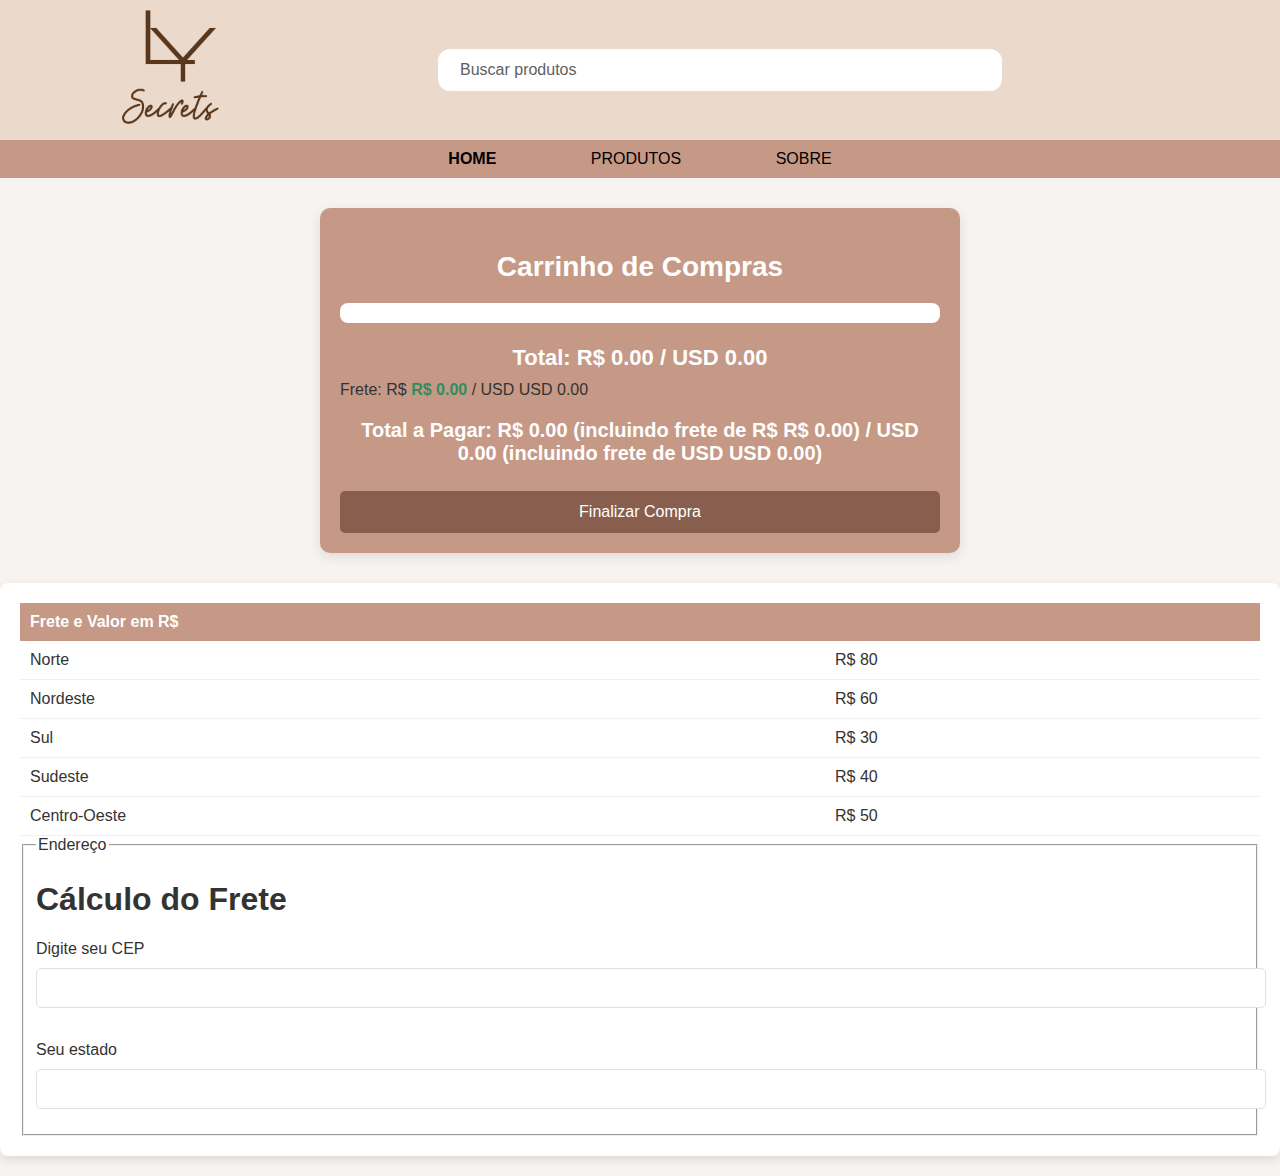
<file: carrinho.html>
<!DOCTYPE html>
<html lang="pt-br">
<head>
    <meta charset="UTF-8">
    <meta http-equiv="X-UA-Compatible" content="IE=edge">
    <meta name="viewport" content="width=device-width, initial-scale=1.0">
    <title>Carrinho de Compras</title>
    <link rel="stylesheet" href="style3.css">
</head>
<body>

    <div id="area-cabecalho">
        <div>
            <img id="area-logo" src="imagens/logo.png" alt="">
        </div>
        <div class="search-container">
            <input type="text" class="search-input" placeholder="Buscar produtos">
        </div>
        <div class="icones">
        </div>
    </div>

    
    <div id="area-links">
        <div >
            <a id="links" href="index.html">HOME </a>
            <a href="produtos.html">PRODUTOS </a>
            <a href="sobre.html">SOBRE </a>
        </div>
    </div>
    <div id="carrinho">
        <h2>Carrinho de Compras</h2>
        <div id="produtosCarrinho"></div>
        <h3>Total: R$ <span id="totalCarrinho">0.00</span> / USD <span id="totalCarrinhoUSD">0.00</span></h3>
        <div>
            <label>Frete:</label> R$ <span id="valorFrete">R$ 0.00</span> / USD <span id="valorFreteUSD">0.00</span>
        </div>
        <h4>Total a Pagar: R$ <span id="totalFinal">0.00</span> (incluindo frete de R$ <span id="freteExplicacao">R$ 0.00</span>) / USD <span id="totalFinalUSD">0.00</span> (incluindo frete de USD <span id="freteExplicacaoUSD">0.00</span>)</h4>
        <button id="finalizarCompra">Finalizar Compra</button>
    </div>

    <div id="frete">
        <table>
            <thead>
                <tr>
                    <th colspan="2">Frete e Valor em R$</th>
                </tr>
            </thead>
            <tbody>
                <tr>
                    <td class="regiões">Norte</td>
                    <td>R$ 80</td>
                </tr>
                <tr>
                    <td class="regiões">Nordeste</td>
                    <td>R$ 60</td>
                </tr>
                <tr>
                    <td class="regiões">Sul</td>
                    <td>R$ 30</td>
                </tr>
                <tr>
                    <td class="regiões">Sudeste</td>
                    <td>R$ 40</td>
                </tr>
                <tr>
                    <td class="regiões">Centro-Oeste</td>
                    <td>R$ 50</td>
                </tr>
            </tbody>
        </table>
    
        <fieldset>
            <legend>Endereço</legend>
            <h1>Cálculo do Frete</h1>
            <label>Digite seu CEP</label>
            <input type="text" id="cep" autocomplete="off"> <br><br>
            <label>Seu estado</label> <br>
            <input type="text" id="regiao" readonly>
        </fieldset>
    </div>

    <script>
        // Taxa de câmbio de Real para Dólar (ajustar conforme necessário)
        const taxaCambio = 5.3; // 1 USD = 5.3 BRL

        // Função para atualizar o carrinho na página
        function atualizarCarrinho() {
            const carrinho = JSON.parse(localStorage.getItem('carrinho')) || [];
            const produtosCarrinho = document.getElementById('produtosCarrinho');
            produtosCarrinho.innerHTML = ''; // Limpar carrinho

            let total = 0;

            carrinho.forEach((produto, index) => {
                const div = document.createElement('div');
                div.innerHTML = `
                    <p>${produto.nome} - R$ ${produto.preco.toFixed(2)} / USD ${(produto.preco / taxaCambio).toFixed(2)}</p>
                    <button onclick="removerItem(${index})">Remover</button>
                `;
                produtosCarrinho.appendChild(div);
                total += produto.preco;
            });

            // Atualiza o total dos produtos no carrinho
            document.getElementById('totalCarrinho').textContent = total.toFixed(2);
            document.getElementById('totalCarrinhoUSD').textContent = (total / taxaCambio).toFixed(2);
            calcularTotal(total); // Chama a função para recalcular o total com frete
        }

        // Função para remover um item do carrinho
        function removerItem(index) {
            let carrinho = JSON.parse(localStorage.getItem('carrinho')) || [];
            carrinho.splice(index, 1); // Remove o item da posição indicada
            localStorage.setItem('carrinho', JSON.stringify(carrinho)); // Atualiza o carrinho
            atualizarCarrinho(); // Atualiza a lista do carrinho na página
        }

        // Função para calcular o total (produto + frete)
        function calcularTotal(produtoTotal) {
            const totalComFrete = produtoTotal + frete;
            const totalComFreteUSD = totalComFrete / taxaCambio;

            document.getElementById("totalFinal").textContent = totalComFrete.toFixed(2);
            document.getElementById("totalFinalUSD").textContent = totalComFreteUSD.toFixed(2);

            document.getElementById("freteExplicacao").textContent = `R$ ${frete.toFixed(2)}`;
            document.getElementById("freteExplicacaoUSD").textContent = `USD ${(frete / taxaCambio).toFixed(2)}`;

            document.getElementById("valorFrete").textContent = `R$ ${frete.toFixed(2)}`;
            document.getElementById("valorFreteUSD").textContent = `USD ${(frete / taxaCambio).toFixed(2)}`;
        }

        // Tabela de frete baseada na região
        const fretesPorRegiao = {
            "Norte": 80,
            "Nordeste": 60,
            "Sul": 30,
            "Sudeste": 40,
            "Centro-Oeste": 50
        };

        // Preenche a região e calcula o frete automaticamente
        const preencherFormulario = (endereco) => {
            const regiaoInput = document.getElementById("regiao");
            const regiao = endereco.regiao; // A API já retorna a região correta
            regiaoInput.value = regiao; // Exibe a região no input

            // Define o frete com base na tabela
            frete = fretesPorRegiao[regiao] || 0; // Se não encontrar, assume 0
            
            // Recalcula o total do produto + frete
            const produtoTotal = parseFloat(document.getElementById('totalCarrinho').textContent);
            calcularTotal(produtoTotal);
        };

        // Verifica se o CEP tem 8 dígitos
        const cepValido = (cep) => cep.length === 8;

        // Busca a API ViaCEP para obter a região
        const pesquisarCep = async () => {
            const cep = document.getElementById("cep").value;
            const url = `https://viacep.com.br/ws/${cep}/json/`;

            if (cepValido(cep)) {
                try {
                    const dados = await fetch(url);
                    const endereco = await dados.json();
                    if (!endereco.erro) {
                        preencherFormulario(endereco);
                    } else {
                        alert("CEP inválido!");
                    }
                } catch (error) {
                    console.error("Erro ao buscar o CEP:", error);
                }
            } else {
                alert("CEP inválido! Digite 8 números.");
            }
        };

        // Evento para buscar o CEP ao perder o foco do campo
        document.getElementById("cep").addEventListener("focusout", pesquisarCep);

        // Variáveis globais para armazenar preço do produto e frete
        let preco = 0;
        let frete = 0;

        // Mapeia os botões para definir o preço corretamente
        document.querySelectorAll(".preco").forEach((button, index) => {
            button.addEventListener("click", () => {
                const precos = [439.99, 1023.41, 151.99]; // Lista de preços
                preco = precos[index]; // Define o preço baseado no botão clicado
                calcularTotal(preco); // Atualiza o total após escolher um produto
            });
        });

        // Inicializa o carrinho ao carregar a página
        window.onload = atualizarCarrinho;
    </script>
</body>
</html>
</file>
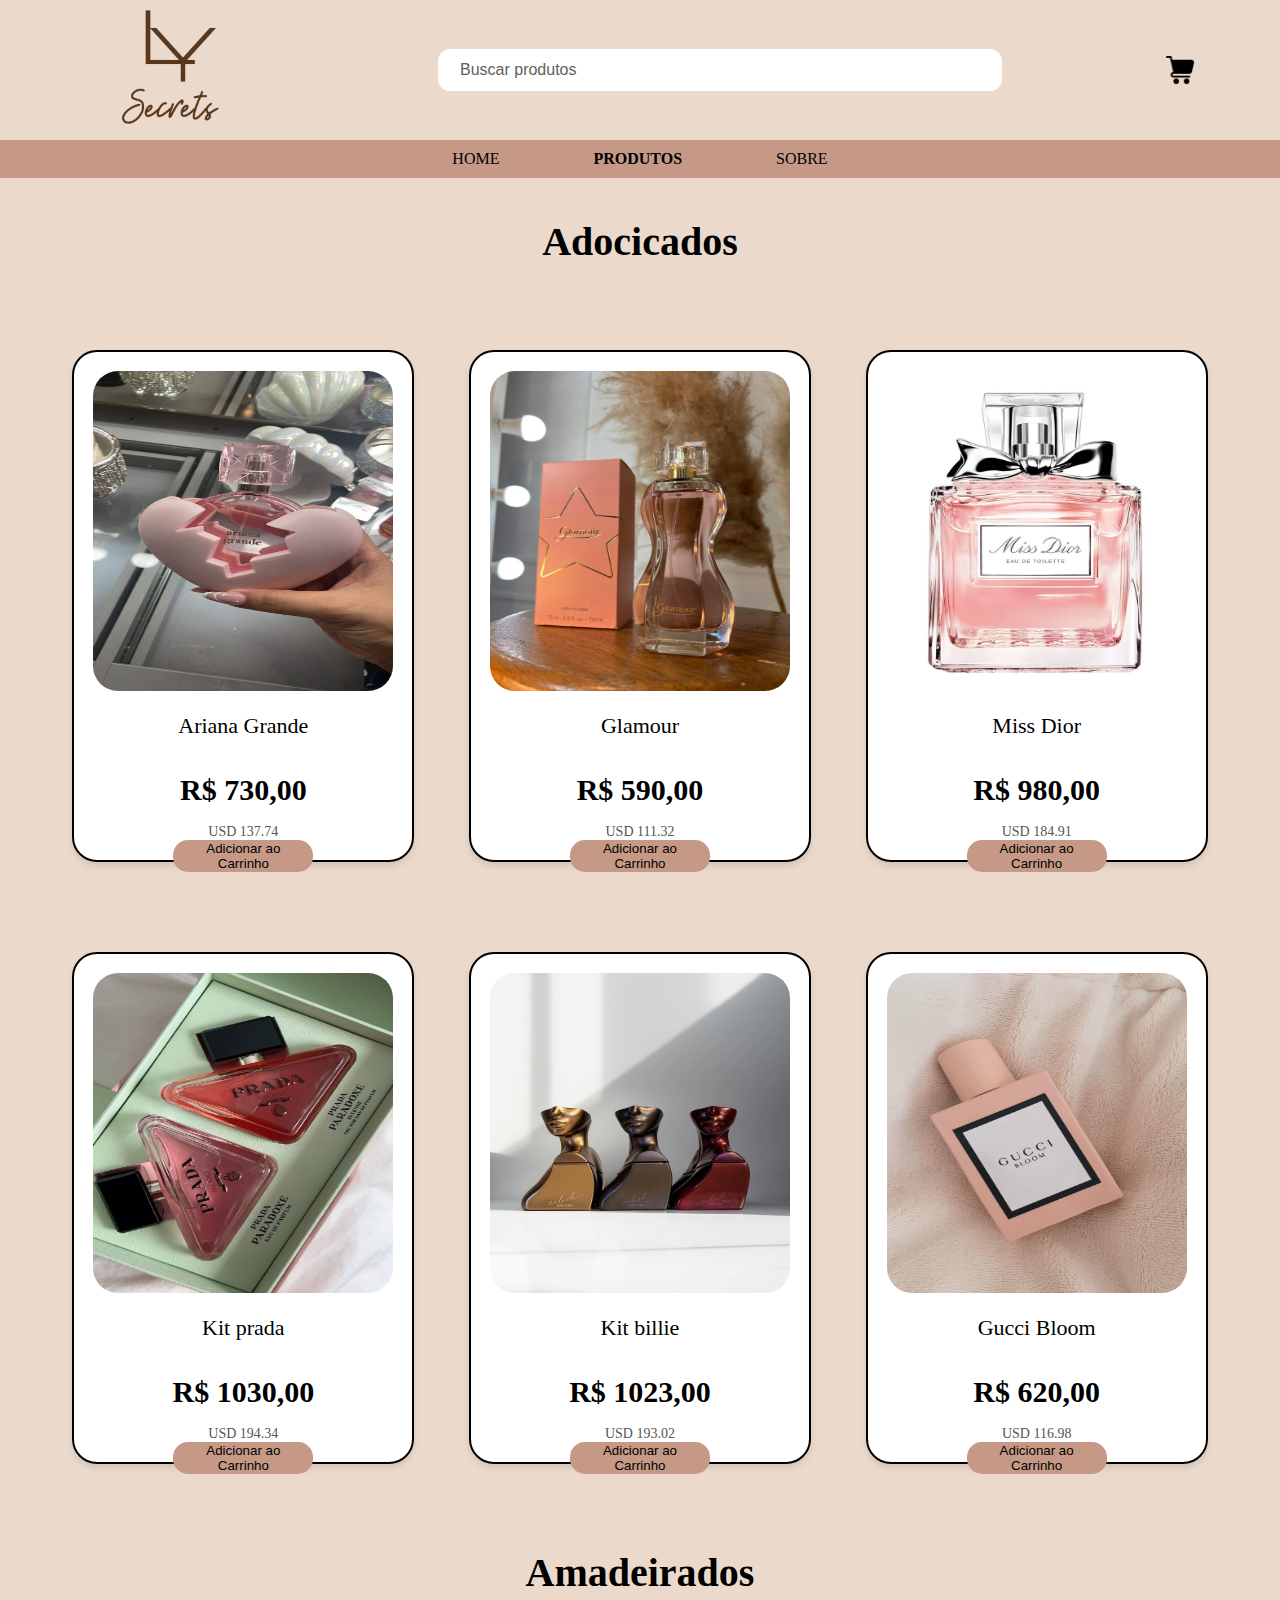
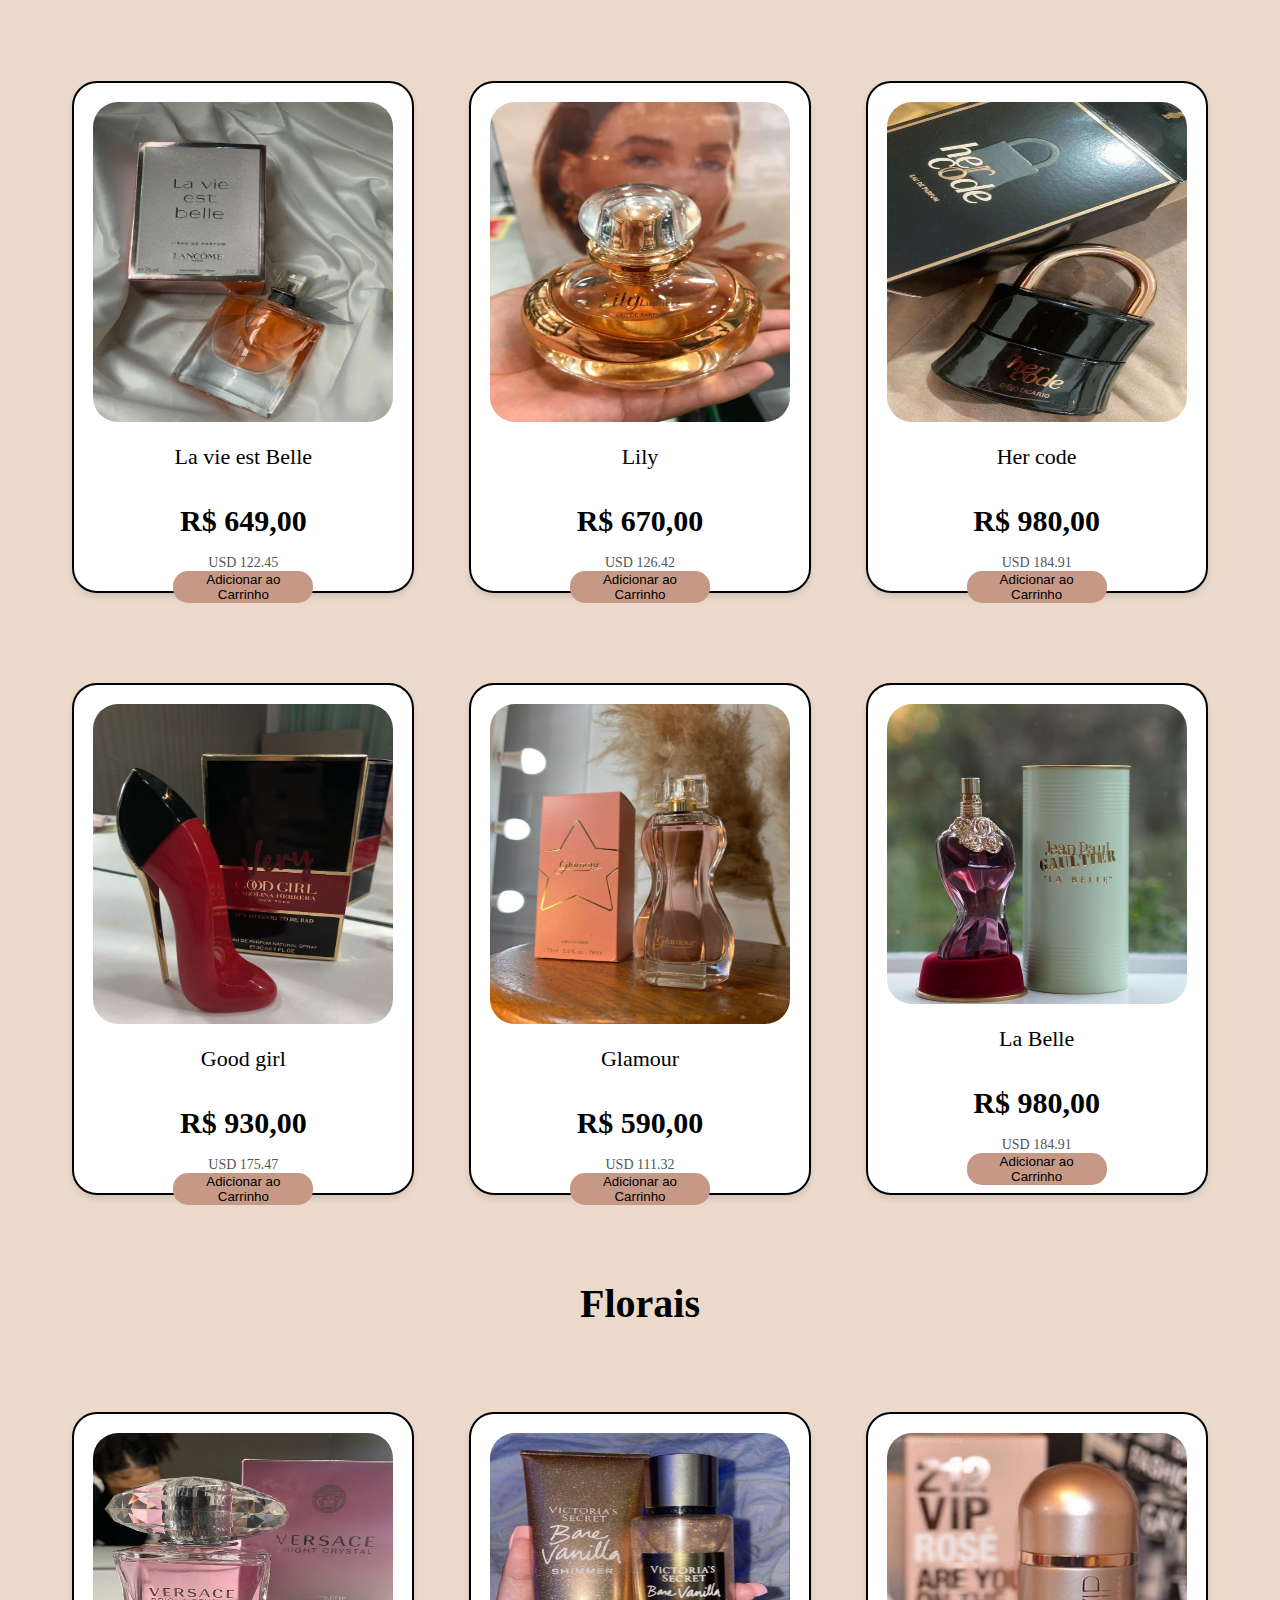
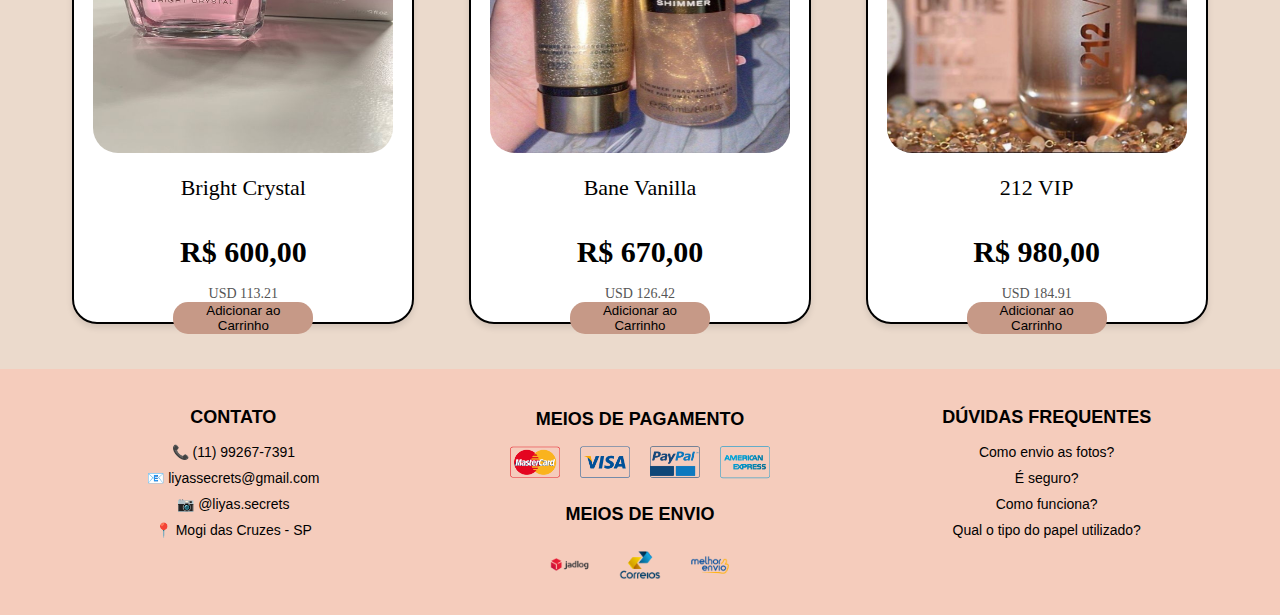
<file: produtos.html>
<!DOCTYPE html>
<html lang="en">
<head>
    <meta charset="UTF-8">
    <meta http-equiv="X-UA-Compatible" content="IE=edge">
    <meta name="viewport" content="width=device-width, initial-scale=1.0">
    <title>Godoy Photos</title>
    <link rel="stylesheet" href="style.css">
</head>
<body>
    <div id="area-cabecalho">
        <div>
            <img id="area-logo" src="imagens/logo.png" alt="">
        </div>
        <div class="search-container">
            <input type="text" class="search-input" placeholder="Buscar produtos">
        </div>
        <div class="icones">
            <a class="carrinho" href="carrinho.html"><img id="area-carrinho" src="imagens/carrinho.png" alt=""></a>
        </div>
    </div>
    <div id="area-links">
        <div>
            <a href="index.html">HOME </a>
            <a id="links" href="produtos.html">PRODUTOS </a>
            <a href="sobre.html">SOBRE </a>
        </div>
    </div>

    <div>
        <h3 class="titulo">Adocicados</h3>
    </div>

    <section class="produtos">
        <div id="produto">
            <img id="imagem-produto" src="imagens/arianaGrande.jpg" alt="">
            <p id="titulo-produto">Ariana Grande</p>
            <strong class="preco-produto">R$ 730,00</strong>
            <span class="preco-dolar"></span>
            <button class="adicionar" data-nome="Ariana Grande" data-preco="730.0">Adicionar ao Carrinho</button>
        </div>

        <div id="produto">
            <img id="imagem-produto" src="imagens/glamour.jpg" alt="">
            <p id="titulo-produto">Glamour</p>
            <strong class="preco-produto">R$ 590,00</strong>
            <span class="preco-dolar"></span>
            <button class="adicionar" data-nome="Glamour" data-preco="590.0">Adicionar ao Carrinho</button>
        </div>

        <div id="produto">
            <img id="imagem-produto" src="imagens/missDior.jpg" alt="">
            <p id="titulo-produto">Miss Dior</p>
            <strong class="preco-produto">R$ 980,00</strong>
            <span class="preco-dolar"></span>
            <button class="adicionar" data-nome="Miss Dior" data-preco="980.0">Adicionar ao Carrinho</button>
        </div>
    </section >
        <section class="produtos" >
        <div id="produto">
            <img id="imagem-produto" src="imagens/kitPrada.jpg" alt="">
            <p id="titulo-produto">Kit prada</p>
            <strong class="preco-produto">R$ 1030,00</strong>
            <span class="preco-dolar"></span>
            <button class="adicionar" data-nome="Kit prada" data-preco="1030.0">Adicionar ao Carrinho</button>
        </div>

        <div id="produto">
            <img id="imagem-produto" src="imagens/kitEilish.jpg" alt="">
            <p id="titulo-produto">Kit billie</p>
            <strong class="preco-produto">R$ 1023,00</strong>
            <span class="preco-dolar"></span>
            <button class="adicionar" data-nome="Kit billie" data-preco="1023.0">Adicionar ao Carrinho</button>
        </div>

        <div id="produto">
            <img id="imagem-produto" src="imagens/gucci.jpg" alt="">
            <p id="titulo-produto">Gucci Bloom</p>
            <strong class="preco-produto">R$ 620,00</strong>
            <span class="preco-dolar"></span>
            <button class="adicionar" data-nome="Gucci Bloom" data-preco="620.0">Adicionar ao Carrinho</button>
        </div>
    </section>

    <div>
        <h3 class="titulo">Amadeirados</h3>
    </div>

    <section class="produtos">
        <div id="produto">
            <img id="imagem-produto" src="imagens/lavie.jpg" alt="">
            <p id="titulo-produto">La vie est Belle</p>
            <strong class="preco-produto">R$ 649,00</strong>
            <span class="preco-dolar"></span>
            <button class="adicionar" data-nome="La vie est Belle" data-preco="649.0">Adicionar ao Carrinho</button>
        </div>

        <div id="produto">
            <img id="imagem-produto" src="imagens/lily.jpg" alt="">
            <p id="titulo-produto">Lily</p>
            <strong class="preco-produto">R$ 670,00</strong>
            <span class="preco-dolar"></span>
            <button class="adicionar" data-nome="Lily" data-preco="670.0">Adicionar ao Carrinho</button>
        </div>

        <div id="produto">
            <img id="imagem-produto" src="imagens/herCode.jpg" alt="">
            <p id="titulo-produto">Her code</p>
            <strong class="preco-produto">R$ 980,00</strong>
            <span class="preco-dolar"></span>
            <button class="adicionar" data-nome="Her code" data-preco="980.0">Adicionar ao Carrinho</button>
        </div>
    </section>

    <section class="produtos">
        <div id="produto">
            <img id="imagem-produto" src="imagens/goodGirl.jpg" alt="">
            <p id="titulo-produto">Good girl</p>
            <strong class="preco-produto">R$ 930,00</strong>
            <span class="preco-dolar"></span>
            <button class="adicionar" data-nome="Good girl" data-preco="930.0">Adicionar ao Carrinho</button>
        </div>

        <div id="produto">
            <img id="imagem-produto" src="imagens/glamour.jpg" alt="">
            <p id="titulo-produto">Glamour</p>
            <strong class="preco-produto">R$ 590,00</strong>
            <span class="preco-dolar"></span>
            <button class="adicionar" data-nome="Glamour" data-preco="590.0">Adicionar ao Carrinho</button>
        </div>

        <div id="produto">
            <img id="imagem-produto" src="imagens/laBelle.jpg" alt="">
            <p id="titulo-produto">La Belle</p>
            <strong class="preco-produto">R$ 980,00</strong>
            <span class="preco-dolar"></span>
            <button class="adicionar" data-nome="La Belle" data-preco="980.0">Adicionar ao Carrinho</button>
        </div>
    </section>

    <div>
        <h3 class="titulo">Florais</h3>
    </div>

    <section class="produtos">
        <div id="produto">
            <img id="imagem-produto" src="imagens/brightCrystal.jpg" alt="">
            <p id="titulo-produto">Bright Crystal</p>
            <strong class="preco-produto">R$ 600,00</strong>
            <span class="preco-dolar"></span>
            <button class="adicionar" data-nome="Bright Crystal" data-preco="600.0">Adicionar ao Carrinho</button>
        </div>

        <div id="produto">
            <img id="imagem-produto" src="imagens/baneVanilla.jpg" alt="">
            <p id="titulo-produto">Bane Vanilla</p>
            <strong class="preco-produto">R$ 670,00</strong>
            <span class="preco-dolar"></span>
            <button class="adicionar" data-nome="Bane Vanilla" data-preco="670.0">Adicionar ao Carrinho</button>
        </div>

        <div id="produto">
            <img id="imagem-produto" src="imagens/212VipRose.jpg" alt="">
            <p id="titulo-produto">212 VIP</p>
            <strong class="preco-produto">R$ 980,00</strong>
            <span class="preco-dolar"></span>
            <button class="adicionar" data-nome="212 VIP" data-preco="980.0">Adicionar ao Carrinho</button>
        </div>
    </section>

    <script>
        
 document.querySelectorAll('.adicionar').forEach(button => {
                    button.addEventListener('click', () => {
                        const nome = button.getAttribute('data-nome');
                        const preco = parseFloat(button.getAttribute('data-preco'));
          
                        // Adiciona o produto ao localStorage (simulando o carrinho de compras)
                        let carrinho = JSON.parse(localStorage.getItem('carrinho')) || [];
                        carrinho.push({ nome, preco });
          
                        // Atualiza o carrinho no localStorage
                        localStorage.setItem('carrinho', JSON.stringify(carrinho));
                        alert(`${nome} adicionado ao carrinho!`);
                    });
                });

        // Taxa de câmbio de Real para Dólar (ajustar conforme necessário)
        const taxaCambio = 5.3; // 1 USD = 5.3 BRL

        // Seleciona todos os elementos com a classe .preco-produto
        const precosProdutos = document.querySelectorAll('.preco-produto');

        // Para cada preço, calcula o valor em dólares e exibe no campo .preco-dolar
        precosProdutos.forEach((precoElemento) => {
            const precoBRL = parseFloat(precoElemento.textContent.replace('R$', '').replace(',', '.').trim());
            const precoUSD = (precoBRL / taxaCambio).toFixed(2);

            // Encontra o elemento <span> para mostrar o preço em dólares
            const precoDolarElemento = precoElemento.nextElementSibling;
            precoDolarElemento.textContent = `USD ${precoUSD}`;
        });
    </script>
    <footer class="rodape">
        <div class="container">
          <div class="secao-contato">
            <h3>CONTATO</h3>
            <ul>
              <li>📞 (11) 99267-7391</li>
              <li>📧 <a id="link-footer" href="mailto:liyassecrets@gmail.com">liyassecrets@gmail.com</a></li>
              <li>📷 <a id="link-footer" href="https://instagram.com/liyas.secrets" target="_blank">@liyas.secrets</a></li>
              <li>📍 Mogi das Cruzes - SP</li>
            </ul>
          </div>
          <div class="secao-pagamento">
            <h3>MEIOS DE PAGAMENTO</h3>
            <div class="icones-pagamento">
              <img src="imagens/mastercard.png" alt="Mastercard">
              <img src="imagens/visa.png" alt="Visa">
              <img src="imagens/paypal.png" alt="Paypal">
              <img src="imagens/amex.png" alt="American Express">
            </div>
            <h3>MEIOS DE ENVIO</h3>
            <div class="icones-envio">
              <img src="imagens/jadlog.png" alt="Jadlog">
              <img src="imagens/correios.png" alt="Correios">
              <img src="imagens/MELHOR ENVIO.png" alt="Melhor Envio">
            </div>
          </div>

          


          <div class="secao-duvidas">
            <h3>DÚVIDAS FREQUENTES</h3>
            <ul>
              <li>Como envio as fotos?</li>
              <li>É seguro?</li>
              <li>Como funciona?</li>
              <li>Qual o tipo do papel utilizado?</li>
            </ul>
          </div>
        </div>
      </footer>
</body>
</html>
</file>
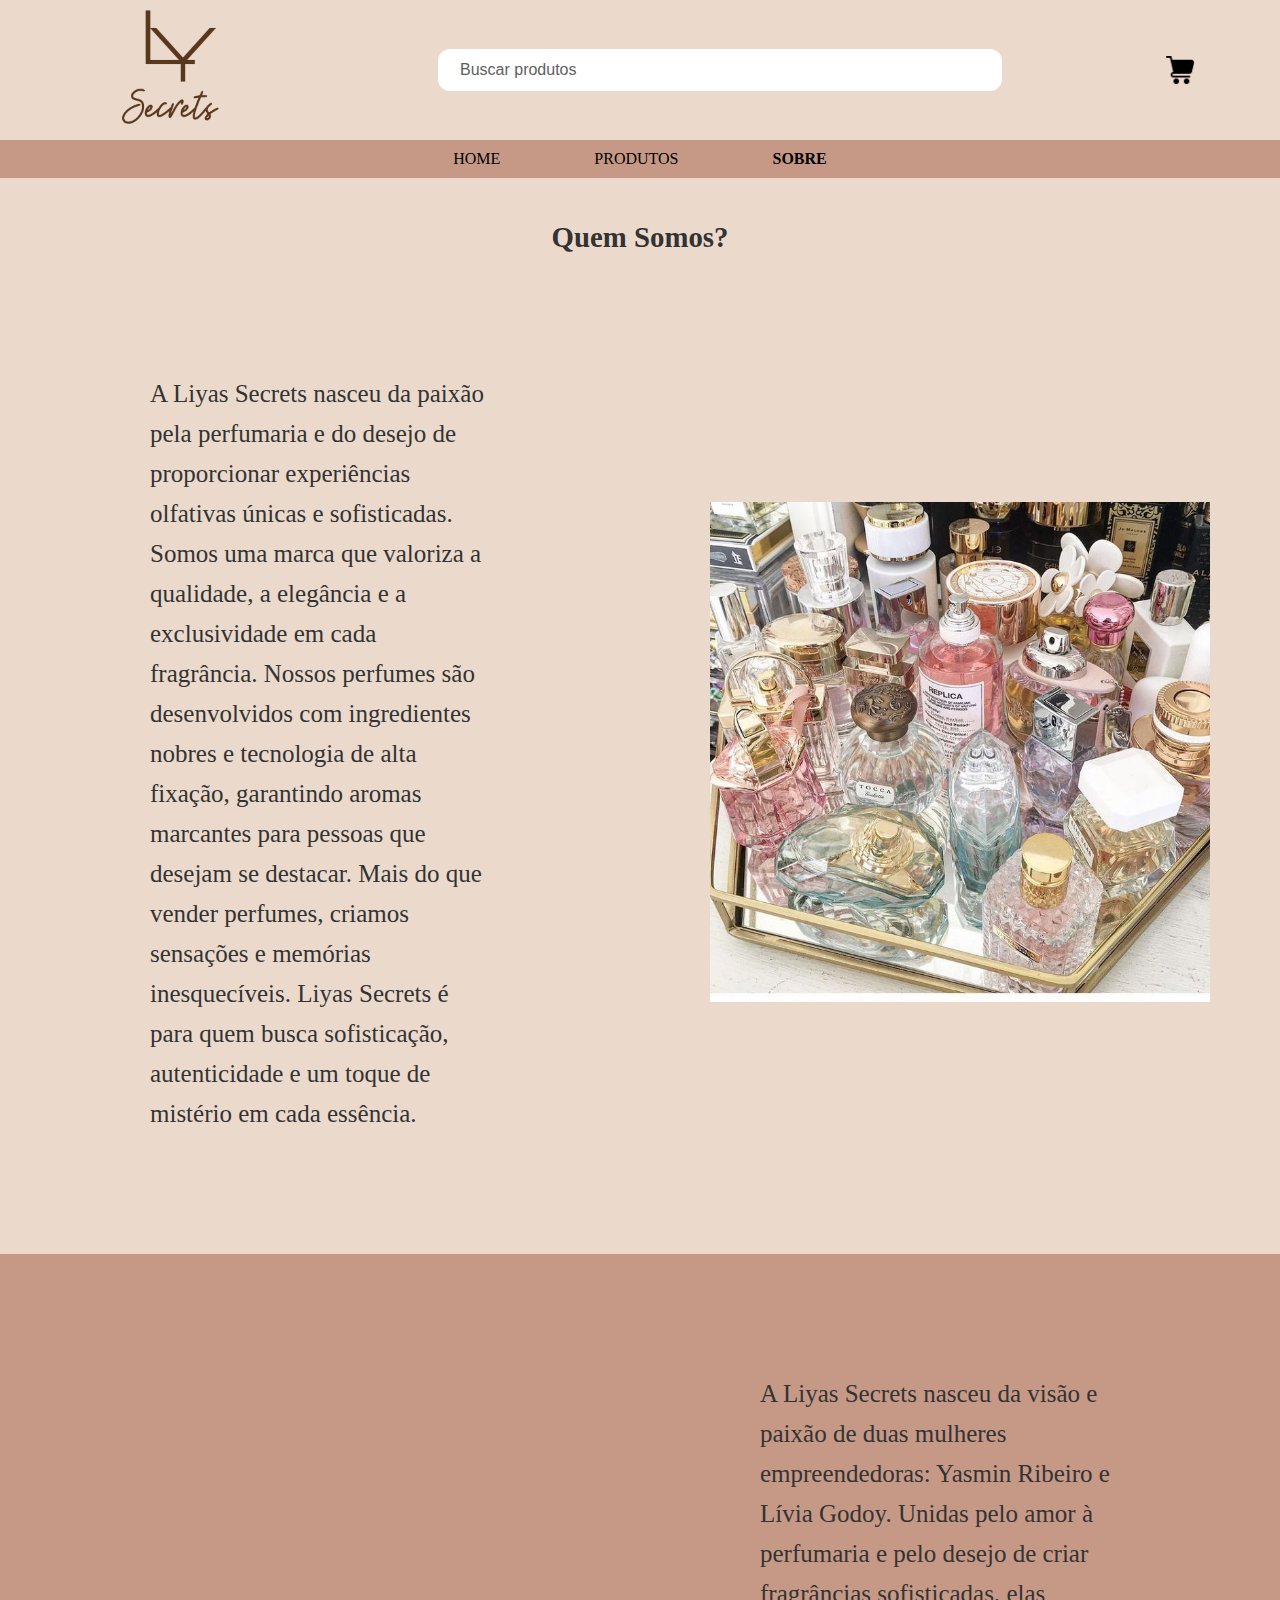
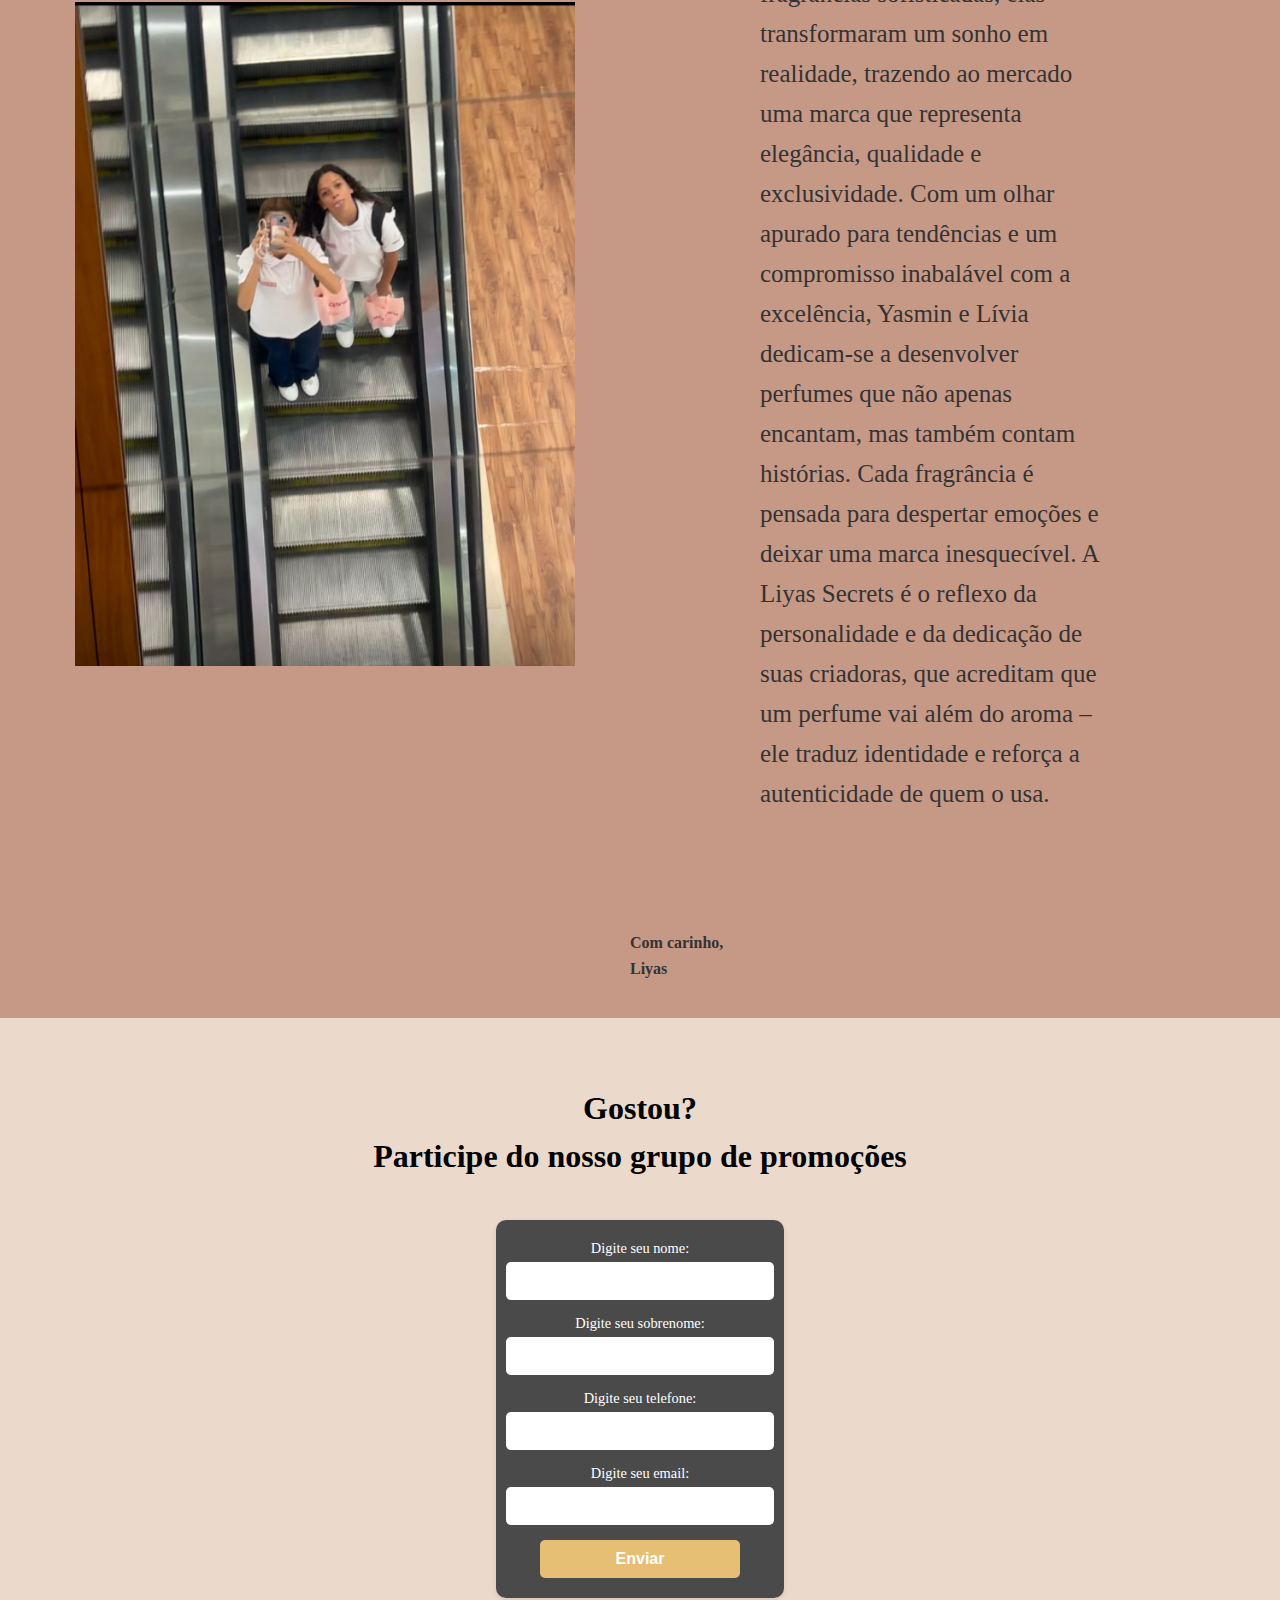
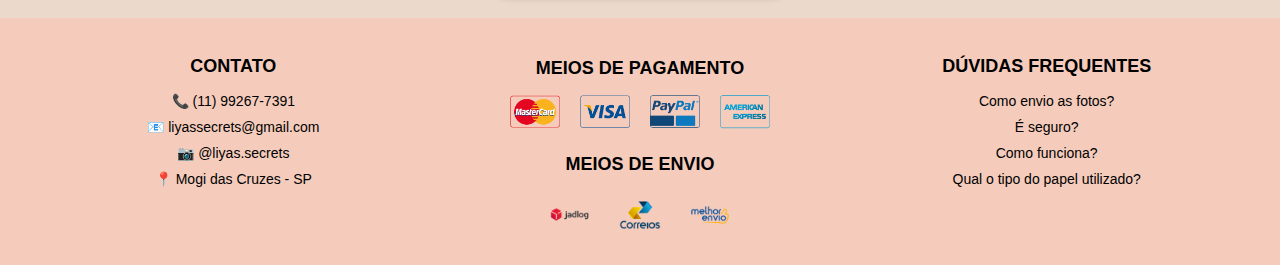
<file: sobre.html>
<!DOCTYPE html>
<html lang="en">
<head>
    <meta charset="UTF-8">
    <meta http-equiv="X-UA-Compatible" content="IE=edge">
    <meta name="viewport" content="width=device-width, initial-scale=1.0">
    <title>Godoy Photos</title>
    <link rel="stylesheet" href="style.css">
</head>
<body>
    <div id="area-cabecalho">
        <div>
            <img id="area-logo" src="imagens/logo.png" alt="">
        </div>
        <div class="search-container">
            <input type="text" class="search-input" placeholder="Buscar produtos">
        </div>
        <div class="icones">
        
            <a href="carrinho.html"><img id="area-carrinho" src="imagens/carrinho.png" alt=""></a>
        </div>
    </div>
    <div id="area-links">
        <div >
            <a href="index.html">HOME </a>
            <a href="produtos.html">PRODUTOS </a>
            <a id="links" href="sobre.html">SOBRE </a>
        </div>
    </div>
    <main>
        

        <section class="secao">
            <h2 class="titulo-secao">Quem Somos?</h2>
            <div class="conteudo1">
                <div class="conteudo-texto">
                    <p class="texto">
                        A Liyas Secrets nasceu da paixão pela perfumaria e do desejo de proporcionar experiências olfativas únicas e sofisticadas. Somos uma marca que valoriza a qualidade, a elegância e a exclusividade em cada fragrância. Nossos perfumes são desenvolvidos com ingredientes nobres e tecnologia de alta fixação, garantindo aromas marcantes para pessoas que desejam se destacar.

Mais do que vender perfumes, criamos sensações e memórias inesquecíveis. Liyas Secrets é para quem busca sofisticação, autenticidade e um toque de mistério em cada essência.
                    </p>
                </div>
                <div class="conteudo-imagem">
                    <img class="imagem2" src="imagens/sobre1.jpg" alt="Foto minha">
                </div>
            </div>
        </section>
        
        <div class="conteudo">
            <div class="secao2">
                <div class="conteudo-imagem">
                    <img class="imagem2" src="imagens/sobre2.jpeg" alt="Foto minha 2">
                </div>
                <div class="conteudo-texto">
                    <p class="texto">
                        A Liyas Secrets nasceu da visão e paixão de duas mulheres empreendedoras: Yasmin Ribeiro e Lívia Godoy. Unidas pelo amor à perfumaria e pelo desejo de criar fragrâncias sofisticadas, elas transformaram um sonho em realidade, trazendo ao mercado uma marca que representa elegância, qualidade e exclusividade.

                        Com um olhar apurado para tendências e um compromisso inabalável com a excelência, Yasmin e Lívia dedicam-se a desenvolver perfumes que não apenas encantam, mas também contam histórias. Cada fragrância é pensada para despertar emoções e deixar uma marca inesquecível.
                        
                        A Liyas Secrets é o reflexo da personalidade e da dedicação de suas criadoras, que acreditam que um perfume vai além do aroma – ele traduz identidade e reforça a autenticidade de quem o usa.
                    </p>
                    <p class="assinatura"><strong>Com carinho,<br>Liyas</strong></p>
                </div>
            </div>
        </div>
        
        <div class="secao promocoes">
            <h2 class="titulo-promocoes">Gostou?<br>Participe do nosso grupo de promoções</h2>
            <form class="formulario">
                <label class="rotulo" for="nome">Digite seu nome:</label>
                <input class="campo-texto2" type="text" required>
                
                <label class="rotulo" for="sobrenome">Digite seu sobrenome:</label>
                <input class="campo-texto2" type="text" required>
                
                <label class="rotulo" for="telefone">Digite seu telefone:</label>
                <input class="campo-texto2" type="tel" required>
                
                <label class="rotulo" for="email">Digite seu email:</label>
                <input class="campo-texto2" type="email" required>
                
                <button class="botao" type="submit">Enviar</button>
            </form>
        </div>


        <footer class="rodape">
            <div class="container">
              <div class="secao-contato">
                <h3>CONTATO</h3>
                <ul>
                  <li>📞 (11) 99267-7391</li>
                  <li>📧 <a id="link-footer" href="mailto:liyassecrets@gmail.com">liyassecrets@gmail.com</a></li>
                  <li>📷 <a id="link-footer" href="https://instagram.com/liyas.secrets" target="_blank">@liyas.secrets</a></li>
                  <li>📍 Mogi das Cruzes - SP</li>
                </ul>
              </div>
              <div class="secao-pagamento">
                <h3>MEIOS DE PAGAMENTO</h3>
                <div class="icones-pagamento">
                  <img src="imagens/mastercard.png" alt="Mastercard">
                  <img src="imagens/visa.png" alt="Visa">
                  <img src="imagens/paypal.png" alt="Paypal">
                  <img src="imagens/amex.png" alt="American Express">
                </div>
                <h3>MEIOS DE ENVIO</h3>
                <div class="icones-envio">
                  <img src="imagens/jadlog.png" alt="Jadlog">
                  <img src="imagens/correios.png" alt="Correios">
                  <img src="imagens/MELHOR ENVIO.png" alt="Melhor Envio">
                </div>
              </div>
  
              
    
  
              <div class="secao-duvidas">
                <h3>DÚVIDAS FREQUENTES</h3>
                <ul>
                  <li>Como envio as fotos?</li>
                  <li>É seguro?</li>
                  <li>Como funciona?</li>
                  <li>Qual o tipo do papel utilizado?</li>
                </ul>
              </div>
            </div>
          </footer>
        </body>
        </html>
</file>
<file: style3.css>
/* Geral */

    #area-logo {
        width: 170px;
        margin-right: 20px;
    }
    
    .search-container {
        display: flex; 
        justify-content: center; 
    }
    
    .search-input {
        width: 500px; 
        padding: 10px 40px 10px 20px; 
        border: 2px solid #fff; 
        border-radius: 12px; 
        font-size: 16px; 
        color: #000000b0; 
        background-color: white; 
    }
    
    .search-input::placeholder {
        color: #616060;
    }
    
    .icones {
        display: flex;
        gap: 2px; 
        height: 30px;
        width: 30px;
        
    }
    
    .icon {
        font-size: 24px; 
        cursor: pointer;
    }
    
    #area-links{
        text-align: center;
        display: flex;
        padding: 10px;
        background-color: #c69987;
        justify-content: center;
    }
    
    a{
        text-decoration: none;
        word-spacing: 90px;
        color: rgb(0, 0, 0);
    }
    
    #links{
      font-weight: bold;
    }
    
      #iconss{
        width:200px;
        height: 200px;
      }
    
    
#area-cabecalho {
    display: flex;
    align-items: center; 
    justify-content: space-around; 
    padding: 4px; 
    background-color: #ebdacc;
    color: #fff; 
}
body {
    font-family: Arial, sans-serif;
    background-color: #f7f3f1;
    color: #333;
    margin: 0;
    padding: 0;
}

/* Estilo do Carrinho */
#carrinho {
    background-color: #c69987;
    border-radius: 10px;
    padding: 20px;
    max-width: 600px;
    margin: 30px auto;
    box-shadow: 0px 4px 12px rgba(0, 0, 0, 0.1);
}

#carrinho h2 {
    text-align: center;
    font-size: 28px;
    color: #fff;
    margin-bottom: 20px;
}

#produtosCarrinho {
    background-color: #fff;
    border-radius: 8px;
    padding: 10px;
    margin-bottom: 20px;
}

#produtosCarrinho div {
    display: flex;
    justify-content: space-between;
    align-items: center;
    padding: 10px 0;
    border-bottom: 1px solid #e1e1e1;
}

#produtosCarrinho p {
    color: #333;
    margin: 0;
    font-size: 16px;
}

#produtosCarrinho button {
    background-color: #885f4f;
    color: #fff;
    border: none;
    padding: 5px 10px;
    font-size: 14px;
    border-radius: 5px;
    cursor: pointer;
    transition: background-color 0.3s;
}

#produtosCarrinho button:hover {
    background-color: #b76e79;
}

/* Total */
h3 {
    font-size: 22px;
    color: #fff;
    text-align: center;
    margin-bottom: 10px;
}

#totalCarrinho {
    font-weight: bold;
}

#valorFrete {
    font-weight: bold;
    color: #2f8d61;
}

h4 {
    font-size: 20px;
    text-align: center;
    color: #fff;
    margin-top: 20px;
}

#finalizarCompra {
    background-color: #885f4f;
    color: #fff;
    padding: 12px 20px;
    font-size: 16px;
    border: none;
    border-radius: 5px;
    cursor: pointer;
    width: 100%;
    transition: background-color 0.3s;
}

#finalizarCompra:hover {
    background-color: #b76e79;
}

/* Estilo da Tabela de Frete */
#frete {
    margin: 20px 0;
    background-color: #fff;
    border-radius: 8px;
    padding: 20px;
    box-shadow: 0px 4px 10px rgba(0, 0, 0, 0.1);
}

#frete table {
    width: 100%;
    border-collapse: collapse;
}

#frete th {
    background-color: #c69987;
    color: #fff;
    padding: 10px;
    text-align: left;
}

#frete td {
    padding: 10px;
    text-align: left;
    border-bottom: 1px solid #f1f1f1;
}

#frete input {
    width: 100%;
    padding: 10px;
    margin-top: 10px;
    font-size: 16px;
    border: 1px solid #e1e1e1;
    border-radius: 5px;
    margin-bottom: 15px;
}

#frete input:focus {
    outline: none;
    border-color: #c69987;
}

/* Estilo das Instruções */
.half-circle {
    background-color: #c69987;
    border-radius: 50% 50% 0 0;
    padding: 20px;
    color: #fff;
    margin: 20px auto;
    max-width: 450px;
}

.inicio {
    font-size: 24px;
    font-weight: bold;
    text-align: center;
}

.subtitulo {
    font-size: 16px;
    text-align: center;
    margin-top: 5px;
}
</file>
<file: style.css>
body {
    margin: 0; 
    overflow-x: hidden;
    background-color: #ebdacc;
}

#area-cabecalho {
    display: flex;
    align-items: center; 
    justify-content: space-around; 
    padding: 4px; 
    background-color: #ebdacc;
    color: #fff;
    flex-wrap: wrap;
}

.adicionar{
  width: 140px;
  height: 45px;
  border-radius: 15px;
  background-color: #c69987;
  border: #c69987;
}

#area-logo {
    width: 170px;
    margin-right: 20px;
}
#area-carrinho {
    width: 30px;
    margin-right: 20px;
}

.search-container {
    display: flex; 
    justify-content: center; 
}

.search-input {
    width: 500px; 
    padding: 10px 40px 10px 20px; 
    border: 2px solid #fff; 
    border-radius: 12px; 
    font-size: 16px; 
    color: #000000b0; 
    background-color: white; 
}

.search-input::placeholder {
    color: #616060;
}

.icones {
    display: flex;
    gap: 2px; 
    height: 30px;
    width: 30px;
    
}

.preco-dolar {
  display: block;   /* Para exibir o valor em dólares em uma nova linha, caso queira */
  font-size: 14px;  /* Ajuste do tamanho da fonte, se necessário */
  color: #555;      /* Cor do texto para o valor em dólares */
  margin-top: 5px;  /* Espaço entre o valor em reais e em dólares */
}

.icon {
    font-size: 24px; 
    cursor: pointer;
}

.carrinho{
  width: 15px;
}

#area-links{
    text-align: center;
    display: flex;
    padding: 10px;
    background-color: #c69987;
    justify-content: center;
}

a{
    text-decoration: none;
    word-spacing: 90px;
    color: rgb(0, 0, 0);
}

#links{
  font-weight: bold;
}

  #iconss{
    width:200px;
    height: 200px;
  }


#textinhos{
    color: white;
    font-family:'Lucida Sans', 'Lucida Sans Regular', 'Lucida Grande', 'Lucida Sans Unicode', Geneva, Verdana, sans-serif;
    font-size: 25px;

}
.bolinha{
  border-radius: 300px;
  width: 250px;
  height: 250px;
  margin-left: 50px;
  
}


#imagem-principal{
    width: 1920px;
    height: 850px;
}


.edicoeslimitadas{
    display: flex;
    justify-content: space-around;
    padding: 20px;
    
}


#produtosD{
    text-align: center;
    font-size: 14px;
    display: flex;
    flex-direction: column;
    align-items: center;
    padding: 15px;
    width: 500px;
    height: 850px;
}

#tituloP{
    color: #000;
    font-size: 35px;
    font-family: Cambria, Cochin, Georgia, Times, 'Times New Roman', serif;
}

#valor{
    color: black;
    font-size: 60px;
    margin-bottom: 10px;
}

#fotosP{
    height: 400px;
    width: 300px;
   
}

.preco {
    font-size: 35px;
}



.rodape {
    background-color: #f5ccbc; /* Cinza claro */
    padding: 20px 0;
    font-family: Arial, sans-serif;
  }
  
  .container {
    display: flex;
    justify-content: space-between;
    align-items: flex-start;
    max-width: 1200px;
    margin: 0 auto;
    padding: 0 20px;
    gap: 20px;
    flex-wrap: wrap;
  }
  
  .secao-contato,
  .secao-pagamento,
  .secao-duvidas {
    flex: 1;
    text-align: center;
  }
  
  .secao-contato h3,
  .secao-pagamento h3,
  .secao-duvidas h3 {
    font-size: 18px;
    font-weight: bold;
    margin-bottom: 10px;
  }
  
  .secao-contato ul,
  .secao-duvidas ul {
    list-style: none;
    padding: 0;
  }
  
  .secao-contato ul li,
  .secao-duvidas ul li {
    margin-bottom: 10px;
    font-size: 14px;
  }
  
  .secao-pagamento .icones-pagamento img,
  .secao-pagamento .icones-envio img {
    width: 50px;
    height: auto;
    margin: 5px;
  }
  
  .icones-pagamento,
  .icones-envio {
    display: flex;
    justify-content: center;
    flex-wrap: wrap;
    gap: 10px;
  }
  
  .secao-pagamento h3 {
    margin-top: 20px;
  }

  #categoria{
    color: white;
    text-align: center;
    font-size: 30px;
    font-family: fantasy;
  }

  .area-categorias{
    background-color: #5D7DB2;
    padding: 4px;
  }

  .produtos{
    display: flex;
    justify-content: space-around;
    padding: 45px;
    flex-wrap: wrap;
    
}

#tituloD{
    text-align: center;
    color: #DD6868;
    font-size: 30px;
    padding: 10px;
}

#produto{
    text-align: center;
    font-size: 22px;
    display: flex;
    flex-direction: column;
    align-items: center;
    border: solid #000000 2px;
    background-color: white;
    border-radius: 25px;
    padding: 19px;
    box-shadow: 0px 4px 6px rgba(0, 0, 0, 0.1);
    width: 300px;
    height: 470px;
}


#imagem-produto{
  height: 320px;
  width: 300px;
  border-radius: 25PX;
}

.preco-produto{
  font-size: 30px;
  padding: 12px;
}

#coracao{
  width: 30px;
  margin-left: 265px;
}

#coracao2{
  width: 30px;
  margin-left: 265px;
  position: relative;
  bottom: 30px;
  opacity: 0;
}

.imagem2{
  width: 500px;
}

#coracao2:hover {
  opacity: 1;
  scale: 1.2;
}

#foto-minha{
  width: 230px;
}
.secao {
  display: flex;
  flex-direction: column;
  align-items: center; 
  justify-content: center; 
  padding: 20px;
}

.secao2{
  display: flex;
  align-items: center;
  justify-content: center;
  padding: 20px;
  flex-direction: row;
  background-color: #c69987;
}


.titulo-secao {
  text-align: center;
  font-size: 1.8rem;
  color: #333;
  margin-bottom: 20px;
}


.conteudo {
  display: flex;
  justify-content: space-between; 
  align-items: center; 
}


.conteudo-texto {
  flex: 1;
  font-size: 1rem;
  line-height: 1.6;
  color: #333;
}

.conteudo-texto .texto {
  margin: 0 30px;
}


.conteudo .conteudo-imagem {
  flex: 1;
  text-align: center;
}

#link-footer{
  color: #000;
}

.imagem {
  max-width: 100%;
  border-radius: 10px;
  height: auto;
}


.formulario {
  display: flex;
  flex-direction: column;
  align-items: center;
  max-width: 600px; /* Limita a largura do formulário */
  width: 100%; /* Garante que o formulário ocupe a largura disponível */
  background-color: #4a4a4a;
  padding: 20px;
  border-radius: 10px;
  box-shadow: 0 2px 5px rgba(0, 0, 0, 0.1);
  color: #fff;
  margin: 0 auto; /* Centraliza o formulário */ 
}

.rotulo {
  display: block;
  color: #fff;
  margin-bottom: 8px;
}

.campo-texto {
  width: 100%;
  padding: 10px;
  margin-bottom: 15px;
  border: 1px solid #ccc;
  border-radius: 5px;
}

.botao {
  width: 100%;
  padding:10px 220px;
  background-color: #704819;
  color: #fff;
  border: none;
  border-radius: 5px;
  font-size: 16px;
  cursor: pointer;
}

.botao:hover {
  background-color: #ecae7a;
}


.titulo-secao {
  text-align: center;
  font-size: 1.8rem;
  color: #333;
  margin-bottom: 20px;
}

.titulo-promocoes {
  font-size: 2rem;
  color: #000;
  font-family: "Georgia", serif;
  margin-bottom: 40px;
  line-height: 1.5;
  text-align: center;
}


.conteudo1 {
  display: flex;
  flex-wrap: wrap;
  align-items: center;
  gap: 20px;
  justify-content: center;
}

.conteudo {
  display: flex;
  flex-wrap: wrap;
  align-items: center;
  gap: 20px;
  justify-content: flex-start; /* Alinha o conteúdo à esquerda */
}


.conteudo-texto {
  flex: 1;
  font-size: 1rem;
  line-height: 1.6;
  color: #333;
  margin-right: 20px;
}

.texto {
  padding: 100px;
  font-size: 25px;
}


.conteudo-imagem {
  flex: 1;
  text-align: center;
}

.imagem {
  max-width: 100%;
  border-radius: 10px;
  height: auto;
}

/* Estilo do formulário */
.secao.promocoes {
  display: flex;
  align-items: center;
  justify-content: center;
  padding: 20px;
  text-align: center;
  margin-top: 20px;
}

.formulario {
  display: flex;
  flex-direction: column;
  align-items: center;
  max-width: 600px;
  width: 20%; 
  background-color: #4a4a4a;
  padding: 20px;
  border-radius: 10px;
  box-shadow: 0 2px 5px rgba(0, 0, 0, 0.1);
  color: #fff;
  margin: 0;
}

.rotulo {
  display: block;
  color: #fff;
  font-size: 0.9rem;
  margin-bottom: 5px;
  text-align: left;
}

.campo-texto2 {
  width: 100%;
  max-width: 400px;
  padding: 10px;
  margin-bottom: 15px;
  border: none;
  border-radius: 5px;
  font-size: 1rem;
}

.botao {
  width: 100%;
  max-width: 200px;
  display: block;
  padding: 10px;
  background-color: #e6be74;
  color: #fff;
  font-size: 1rem;
  font-weight: bold;
  border: none;
  border-radius: 5px;
  cursor: pointer;
  transition: background-color 0.3s ease;
}

.botao:hover {
  background-color: #f0b47d;
}

.titulo{
  display: flex;
  justify-content: center;
  font-size: 40px;
  font-family: Cambria, Cochin, Georgia, Times, 'Times New Roman', serif;
}
</file>
